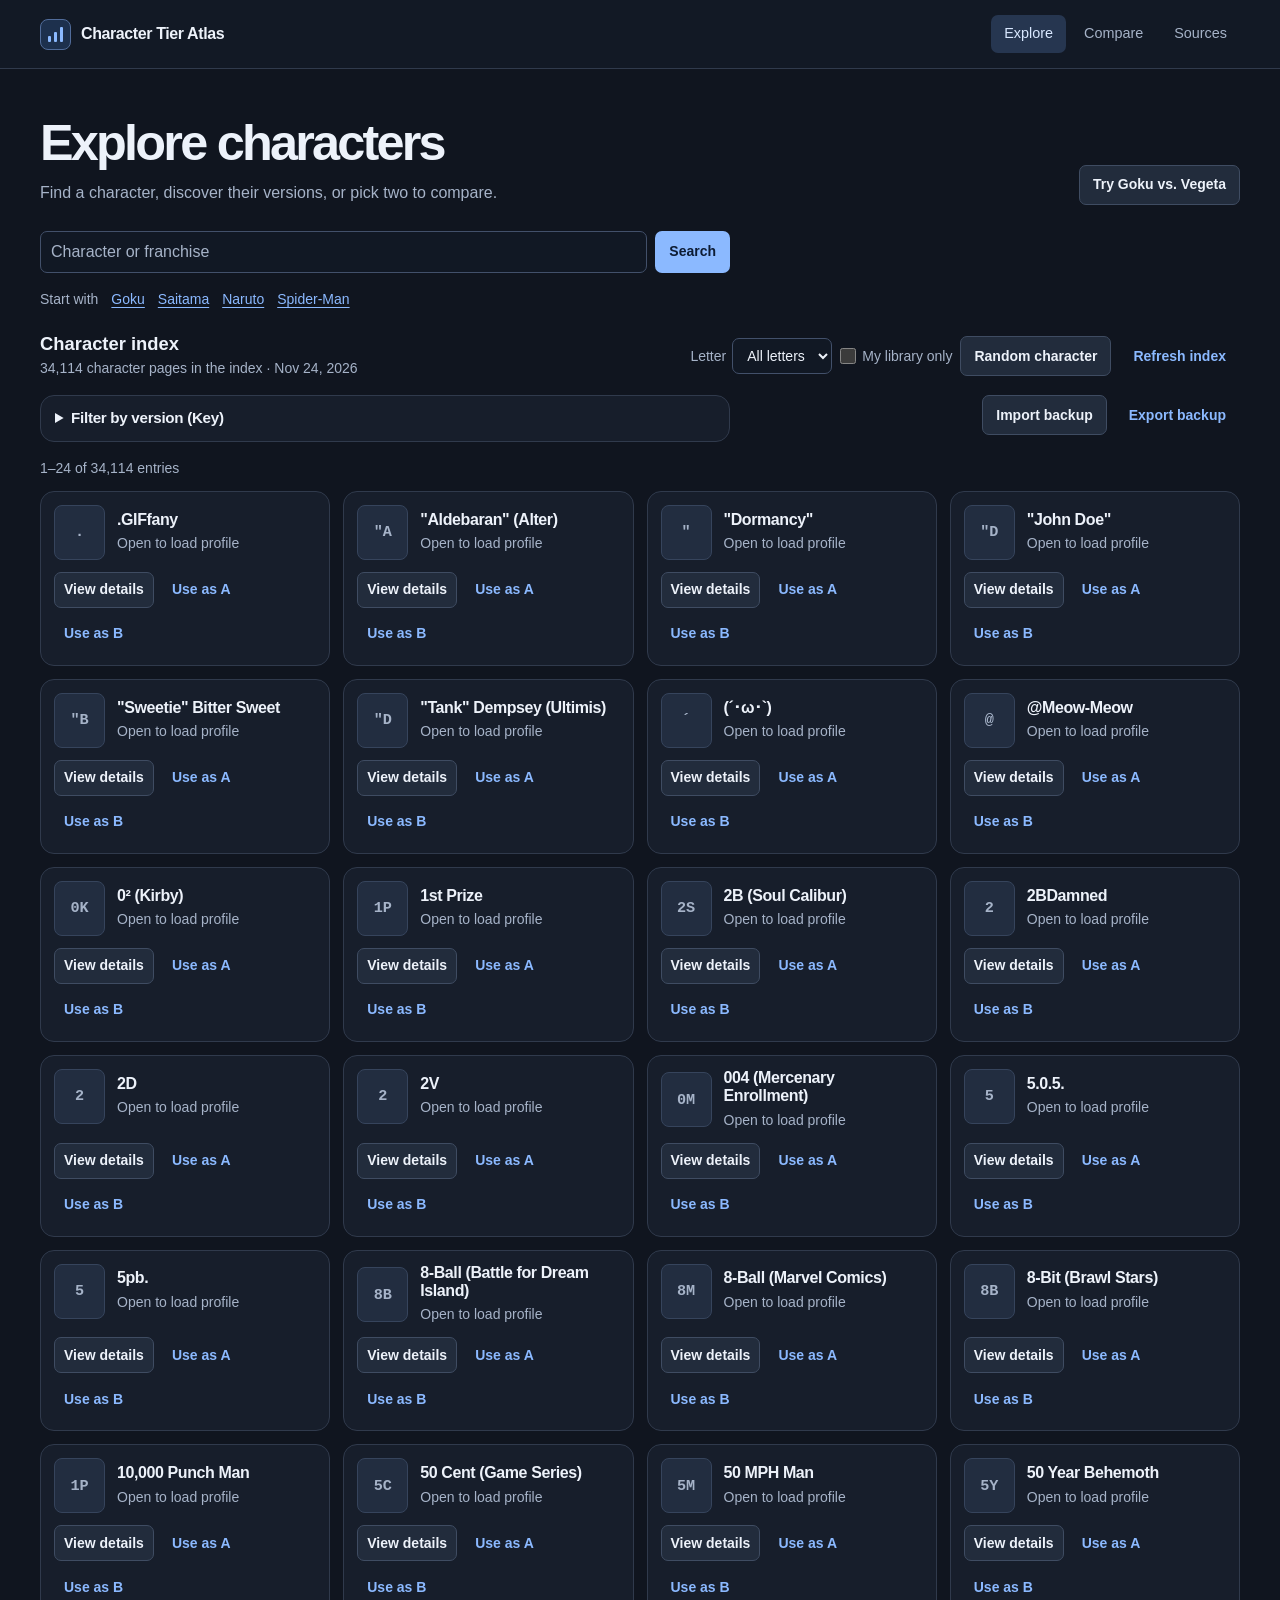
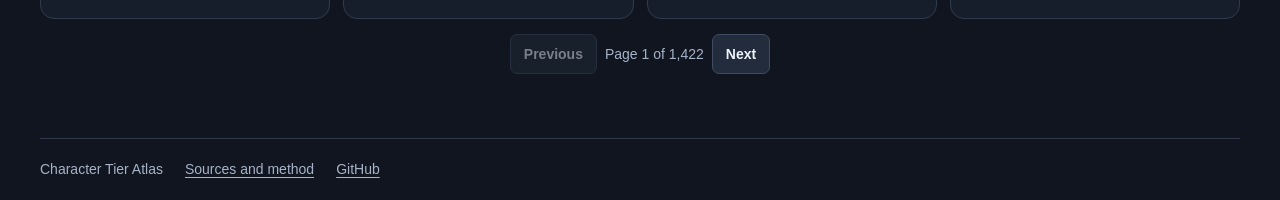
<file: index.html>
<!doctype html>
<html lang="en">
<head>
  <meta charset="utf-8">
  <meta name="viewport" content="width=device-width, initial-scale=1">
  <meta name="description" content="Compare exact character versions, read their stats, and trace their ratings to the source.">
  <meta name="theme-color" content="#10151f">
  <title>Character Tier Atlas</title>
  <link rel="stylesheet" href="./src/styles.css?v=3">
  <script type="module" src="./src/app.mjs?v=4"></script>
</head>
<body>
  <header class="masthead">
    <div class="frame header-inner">
      <a class="brand" href="#explore"><span class="brand-mark" aria-hidden="true"><i></i><i></i><i></i></span>Character Tier Atlas</a>
      <nav aria-label="Main navigation">
        <a href="#explore" data-nav="explore">Explore</a>
        <a href="#compare" data-nav="compare">Compare</a>
        <a href="#sources" data-nav="sources">Sources</a>
      </nav>
    </div>
  </header>
  <main class="frame main">
    <section id="compareView" aria-labelledby="compareTitle" hidden>
      <div class="page-heading">
        <div><h1 id="compareTitle">Character comparison</h1><p>Choose two characters and the exact Keys you want to compare.</p><a class="quiet-link" href="#explore">Browse the full character index</a></div>
        <div class="actions">
          <button class="button text-button" type="button" id="jumpStats" disabled>Jump to stats</button>
          <button class="button secondary" type="button" id="share" disabled>Share link</button>
          <button class="button primary" type="button" id="copyMatch" disabled>Copy comparison</button>
        </div>
      </div>
      <div class="selection-grid">
        <section class="panel selection side-a" aria-labelledby="leftLabel">
          <div class="selection-head"><h2 id="leftLabel"><span class="series-dot"></span>Character A</h2><a id="leftDetail" href="#explore" class="quiet-link">View details</a></div>
          <form class="character-search" id="leftSearch" role="search">
            <label class="sr-only" for="leftQuery">Find character A</label>
            <input id="leftQuery" type="search" autocomplete="off" placeholder="Find a character">
            <button type="submit" class="button secondary">Find</button>
            <div id="leftResults" class="search-results" hidden></div>
          </form>
          <div id="leftCard" class="selection-body"></div>
        </section>
        <section class="panel selection side-b" aria-labelledby="rightLabel">
          <div class="selection-head"><h2 id="rightLabel"><span class="series-dot"></span>Character B</h2><a id="rightDetail" href="#explore" class="quiet-link">View details</a></div>
          <form class="character-search" id="rightSearch" role="search">
            <label class="sr-only" for="rightQuery">Find character B</label>
            <input id="rightQuery" type="search" autocomplete="off" placeholder="Find a character">
            <button type="submit" class="button secondary">Find</button>
            <div id="rightResults" class="search-results" hidden></div>
          </form>
          <div id="rightCard" class="selection-body"></div>
        </section>
      </div>
      <div class="selection-toolbar">
        <p id="compareNotice" class="notice" role="status"></p>
        <button type="button" class="button text-button" id="swap">Swap sides</button>
      </div>
      <textarea id="compareManual" class="manual" rows="2" aria-label="Selection to copy" readonly hidden></textarea>
      <div class="analysis-grid">
        <section class="panel analysis-panel" aria-labelledby="tierTitle">
          <div class="panel-heading"><div><h2 id="tierTitle">Tier placement</h2><p>Ratings in VS Battles Wiki order</p></div><label class="check"><input id="showScale" type="checkbox"> Full scale</label></div>
          <div id="tierChart"></div>
          <p id="tierRelationship" class="tier-relationship"></p>
          <p class="chart-note">A tier is an ordered category. Distance between tiers does not measure power.</p>
        </section>
        <section class="panel analysis-panel" aria-labelledby="coverageTitle">
          <div class="panel-heading"><div><h2 id="coverageTitle">Stat coverage</h2><p>Fields available for the selected Keys</p></div></div>
          <div id="coverageChart"></div>
          <p class="chart-note">Shared fields apply at profile level. Unmapped fields stay out of the counts.</p>
        </section>
      </div>
      <section class="panel stats-panel" aria-labelledby="statsTitle">
        <div class="panel-heading"><div><h2 id="statsTitle" tabindex="-1">Stats side by side</h2><p>Expand a value to read its text. The CSV includes every row.</p></div><div class="actions"><label class="check"><input id="hideMissing" type="checkbox"> Hide empty rows</label><label class="check"><input id="differencesOnly" type="checkbox"> Differences only</label><button id="exportCsv" class="button secondary" type="button">Download CSV</button></div></div>
        <div id="statsTable"></div>
      </section>
    </section>
    <section id="exploreView" aria-labelledby="exploreTitle">
      <div class="page-heading"><div><h1 id="exploreTitle">Explore characters</h1><p>Find a character, discover their versions, or pick two to compare.</p></div><a class="button secondary" href="#compare?a=2443507&amp;b=3424600">Try Goku vs. Vegeta</a></div>
      <form id="exploreSearch" class="explore-search" role="search">
        <label for="exploreQuery" class="sr-only">Search characters</label><input id="exploreQuery" type="search" placeholder="Character or franchise" autocomplete="off">
        <button type="submit" class="button primary">Search</button>
      </form>
      <div class="discovery-links" aria-label="Starter profiles"><span>Start with</span><a href="#detail?id=2443507">Goku</a><a href="#detail?id=11706">Saitama</a><a href="#detail?id=1736168">Naruto</a><a href="#detail?id=2169">Spider-Man</a></div>
      <div class="directory-toolbar">
        <div><h2 id="directoryTitle">Character index</h2><p id="directoryStatus" class="notice" role="status">Loading the full character index…</p></div>
        <div class="actions"><label class="directory-letter">Letter <select id="indexLetter"><option value="">All letters</option></select></label><label class="check"><input id="libraryOnly" type="checkbox"> My library only</label><button type="button" class="button secondary" id="randomCharacter" disabled>Random character</button><button type="button" class="button text-button" id="refreshIndex">Refresh index</button></div>
      </div>
      <div class="explore-tools">
        <details class="panel filters">
          <summary>Filter by version (Key)</summary>
          <p class="meta">A Key is a wiki name for a version, era, or form. These filters use profiles whose stats you’ve loaded.</p>
          <form id="filterRules">
            <label class="field">Match <select id="filterCombine"><option value="all">All rules (AND)</option><option value="any">Any rule (OR)</option></select></label>
            <div id="rules"></div>
            <div class="actions"><button type="button" class="button secondary" id="addRule">Add rule</button><button type="button" class="button text-button" id="clearRules">Clear rules</button></div>
          </form>
        </details>
        <div class="actions library-actions"><button class="button secondary" type="button" id="importButton">Import backup</button><button class="button text-button" type="button" id="exportLibrary">Export backup</button><input type="file" id="importFile" accept="application/json,.json" hidden></div>
      </div>
      <p id="exploreNotice" class="notice" role="status"></p>
      <p id="filterCoverage" class="notice" role="status" hidden></p>
      <p id="catalogCount" class="meta" tabindex="-1"></p>
      <div id="catalog" class="catalog" aria-labelledby="directoryTitle"></div>
      <nav id="catalogPaging" class="actions paging" aria-label="Character index pages" hidden><button class="button secondary" type="button" id="previousPage">Previous</button><span class="meta" id="catalogPage" role="status"></span><button class="button secondary" type="button" id="nextPage">Next</button></nav>
    </section>
    <section id="detailView" aria-labelledby="detailTitle" hidden>
      <a href="#explore" class="quiet-link">Back to Explore</a>
      <div id="detailContent"></div>
      <p class="notice" id="detailNotice" role="status"></p>
      <textarea class="manual" id="detailManual" rows="2" aria-label="Selection to copy" readonly hidden></textarea>
    </section>
    <section id="sourcesView" aria-labelledby="sourcesTitle" hidden>
      <div class="page-heading"><div><h1 id="sourcesTitle">Sources and method</h1><p>Check the evidence behind a rating and how Atlas maps it to a Key.</p></div></div>
      <div class="source-grid">
        <article class="panel prose"><h2>VS Battles Wiki</h2><p>Atlas uses its character profiles and tier system. Share links preserve the wiki revision when available. Refresh a profile for the current revision.</p><a href="https://vsbattles.fandom.com/wiki/Tiering_System">Read the tier definitions</a><a href="https://vsbattles.fandom.com/wiki/Standard_Format_for_Character_Profiles">Read the profile standard</a><a href="https://creativecommons.org/licenses/by-sa/3.0/">Wiki text license (CC BY-SA 3.0)</a></article>
        <article class="panel prose"><h2>Canon evidence</h2><p>Original works and publisher material can establish what happened in a specific continuity. Atlas links to selected official sources where available.</p><a href="https://en.dragon-ball-official.com/news/01_1574.html">Dragon Ball official manga recap</a><a href="https://www.marvel.com/characters/spider-man-peter-parker/in-comics">Marvel’s Spider-Man profile</a></article>
        <article class="panel prose"><h2>Other community scales</h2><p>Character Stats and Profiles Wiki allows multiple editors’ versions of the same character. Power Scaling Wiki defines its own scale. Read their ratings in the context of each wiki’s rules.</p><a href="https://character-stats-and-profiles.fandom.com/wiki/Rules_and_Guidelines">Character Stats and Profiles Wiki rules</a><a href="https://psbattles.fandom.com/wiki/Tiering_System">Power Scaling Wiki tiers</a></article>
        <article class="panel prose"><h2>Key mapping</h2><p>A Key is the wiki’s named edition, era, or form. Atlas maps parallel columns by position. It uses exact tab labels and confirmed aliases in complete, ordered tab sets. It marks shared fields and leaves uncertain fields unmapped.</p><a href="https://vsbattles.fandom.com/wiki/Editing_Rules">Read the wiki’s evidence rules</a></article>
      </div>
      <section class="panel prose classic"><h2>Classic explorer</h2><p>Atlas can reuse a classic index stored on this site. To move an index and cached profiles from a single HTML file or another browser, export a classic backup and import it in Explore.</p><a href="./legacy/">Open classic explorer</a></section>
    </section>
    <noscript>Enable JavaScript to search characters and compare Keys.</noscript>
  </main>
  <footer class="frame site-footer"><span>Character Tier Atlas</span><a href="#sources">Sources and method</a><a href="https://github.com/HVS13/character-tier-atlas">GitHub</a></footer>
</body>
</html>
</file>
<file: src/styles.css>
:root {
  color-scheme: dark;
  --bg: #10151f;
  --panel: #171e2b;
  --field: #111824;
  --line: #303a4c;
  --text: #edf2fa;
  --muted: #a6b3c8;
  --blue: #8bb9ff;
  --orange: #ffc090;
  --warn: #ffc090;
  --radius: 14px;
  font-family: 'Inter', 'Segoe UI', sans-serif;
  font-size: 16px;
  line-height: 1.5;
}

*, *::before, *::after { box-sizing: border-box; }
[hidden] { display: none !important; }
body { margin: 0; min-width: 300px; background: var(--bg); color: var(--text); }
button, input, select, textarea { font: inherit; }
button, select, summary { cursor: pointer; }
a { color: var(--blue); text-underline-offset: .2em; }
a:hover { color: #c3dcff; }
:focus-visible { outline: 2px solid var(--blue); outline-offset: 3px; }
h1, h2, h3, p { margin: 0; }
h1, h2, h3 { line-height: 1.15; }
.sr-only { position: absolute; width: 1px; height: 1px; padding: 0; margin: -1px; overflow: hidden; clip-path: inset(50%); white-space: nowrap; }
.frame { width: min(1200px, calc(100% - 64px)); margin-inline: auto; }
.masthead { background: #121925; border-bottom: 1px solid var(--line); }
.header-inner { min-height: 68px; display: flex; align-items: center; justify-content: space-between; gap: 20px; }
.brand { display: inline-flex; align-items: center; gap: 10px; font-weight: 730; letter-spacing: -.025em; color: var(--text); text-decoration: none; white-space: nowrap; }
.brand-mark { width: 31px; height: 31px; border: 1px solid #516c9a; border-radius: 8px; display: flex; align-items: end; justify-content: center; gap: 3px; padding-bottom: 7px; background: #1d304d; }
.brand-mark i { width: 3px; height: 6px; background: var(--blue); border-radius: 1px; }
.brand-mark i:nth-child(2) { height: 10px; }
.brand-mark i:nth-child(3) { height: 15px; }
nav { display: flex; gap: 5px; }
nav a { padding: 8px 13px; font-size: .9rem; color: var(--muted); text-decoration: none; border-radius: 7px; }
nav a[aria-current], nav a:hover { background: #263650; color: #d9e8ff; }
.main { padding-block: 45px 64px; min-height: calc(100vh - 146px); }
.page-heading { display: flex; justify-content: space-between; align-items: end; flex-wrap: wrap; gap: 18px; margin-bottom: 26px; }
.page-heading h1, .detail-head h1 { font-size: clamp(2rem, 4vw, 3.15rem); letter-spacing: -.055em; font-weight: 730; }
.page-heading p { margin-top: 9px; color: var(--muted); }
.page-heading .quiet-link { display: inline-block; margin-top: 7px; }
.actions { display: flex; flex-wrap: wrap; align-items: center; gap: 8px; }
.button { display: inline-flex; align-items: center; justify-content: center; border: 1px solid transparent; border-radius: 7px; min-height: 40px; padding: 8px 13px; font-size: .875rem; font-weight: 650; text-decoration: none; white-space: nowrap; }
.primary { color: #0d1c34; background: var(--blue); }
.primary:hover { color: #0d1c34; background: #b3d1ff; }
.secondary { color: var(--text); background: #222c3c; border-color: #3f4c62; }
.secondary:hover { color: var(--text); background: #2d3a50; }
.text-button { color: var(--blue); background: transparent; }
.text-button:hover { background: #223149; }
.button:disabled { opacity: .48; cursor: default; }
.panel { background: var(--panel); border: 1px solid var(--line); border-radius: var(--radius); min-width: 0; }
.selection-grid, .source-grid { display: grid; grid-template-columns: repeat(2, minmax(0, 1fr)); gap: 16px; }
.side-a { --series: var(--blue); }
.side-b { --series: var(--orange); }
.selection { padding: 17px 18px 19px; border-top: 2px solid var(--series); }
.selection-head, .panel-heading, .selection-toolbar, .explore-tools { display: flex; align-items: center; justify-content: space-between; gap: 10px; }
.selection-head h2 { font-size: .9rem; font-weight: 650; display: flex; align-items: center; gap: 8px; }
.series-dot { display: inline-block; flex: none; width: 9px; height: 9px; border-radius: 50%; background: var(--series); }
.quiet-link { color: var(--blue); font-size: .875rem; font-weight: 550; text-decoration: none; }
.quiet-link:hover { text-decoration: underline; }
.character-search { position: relative; margin-top: 13px; display: flex; gap: 7px; }
input[type='search'], input[type='text'], select, textarea { min-width: 0; width: 100%; background: var(--field); color: var(--text); border: 1px solid #42506a; border-radius: 7px; padding: 8px 10px; }
input::placeholder { color: var(--muted); }
.search-results { position: absolute; z-index: 2; inset: calc(100% + 5px) 0 auto; border: 1px solid #516382; border-radius: 9px; background: #192435; box-shadow: 0 10px 24px #080c1480; overflow: auto; max-height: 270px; }
.search-results p { padding: 11px; color: var(--muted); }
.search-results button { display: block; width: 100%; background: none; border: 0; border-bottom: 1px solid var(--line); color: var(--text); padding: 9px 12px; text-align: left; }
.search-results button:hover, .search-results button:focus-visible { background: #2a3a55; }
.selection-body { min-height: 150px; margin-top: 15px; }
.identity { display: flex; align-items: center; gap: 12px; min-width: 0; }
.portrait { display: grid; place-items: center; flex: none; width: 63px; height: 65px; background: #222d40; border: 1px solid #36445c; border-radius: 8px; overflow: hidden; color: var(--muted); font: 650 .95rem ui-monospace, monospace; }
.portrait img { width: 100%; height: 100%; object-fit: contain; grid-area: 1 / 1; }
.portrait span { grid-area: 1 / 1; }
.portrait:has(img) span { visibility: hidden; }
.identity h3 { font-size: clamp(1rem, 2.4vw, 1.3rem); letter-spacing: -.025em; overflow-wrap: anywhere; }
.meta { color: var(--muted); font-size: .875rem; }
.identity .meta { margin-top: 4px; }
.selection-fields { display: grid; grid-template-columns: minmax(0, 1.4fr) minmax(0, 1fr); gap: 10px; margin-top: 12px; }
.field { display: grid; align-content: start; gap: 4px; color: var(--muted); font-size: .875rem; }
.field select { min-height: 41px; }
.field option { color: var(--text); }
.selection-toolbar { min-height: 51px; margin-bottom: 9px; }
.notice { font-size: .875rem; color: var(--muted); }
.notice[data-error='true'] { color: var(--warn); }
.manual { margin: 0 0 14px; }
.analysis-grid { display: grid; grid-template-columns: minmax(0, 1.45fr) minmax(0, 1fr); gap: 16px; }
.analysis-panel, .prose { padding: 19px; }
.panel-heading { align-items: start; flex-wrap: wrap; margin-bottom: 16px; }
.panel-heading h2, .prose h2, .filters summary { font-size: 1.15rem; font-weight: 700; letter-spacing: -.02em; }
.panel-heading p { margin-top: 4px; color: var(--muted); font-size: .875rem; }
.check { display: inline-flex; align-items: center; gap: 6px; color: var(--muted); font-size: .875rem; cursor: pointer; }
.check input { margin: 0; width: 16px; height: 16px; accent-color: var(--blue); }
.tier-grid { display: grid; grid-template-columns: minmax(72px, .68fr) minmax(0, 1fr) minmax(0, 1fr); border: 1px solid var(--line); border-radius: 8px; overflow: hidden; font-size: .85rem; }
.tier-grid > div { display: contents; }
.tier-grid span { min-width: 0; padding: 7px 9px; border-bottom: 1px solid var(--line); text-align: center; overflow-wrap: anywhere; }
.tier-grid span:nth-child(1) { text-align: left; font: 600 .8rem/1.5 ui-monospace, monospace; color: var(--muted); }
.tier-grid span + span { border-left: 1px solid var(--line); }
.tier-grid > div:first-child span { color: var(--text); background: #1e293b; }
.tier-grid > div:last-child span { border-bottom: 0; }
.tier-grid .placed { color: var(--series); font-weight: 700; background: color-mix(in srgb, var(--series) 15%, var(--panel)); }
.tier-grid .gap span { color: var(--muted); }
.tier-grid.full { max-height: 370px; overflow-y: auto; }
.tier-grid.full > div:first-child span { position: sticky; top: 0; }
.chart-note { color: var(--muted); font-size: .8rem; margin-top: 12px; }
.tier-relationship { font-size: .875rem; margin-top: 10px; }
.tier-relationship:empty { display: none; }
.coverage { display: grid; gap: 14px; }
.coverage-label, .coverage-legend { display: flex; justify-content: space-between; align-items: center; gap: 10px; color: var(--muted); font-size: .875rem; }
.coverage-label strong { color: var(--series); }
.coverage-track { height: 10px; margin-top: 5px; display: flex; overflow: hidden; border-radius: 6px; background: #263143; }
.coverage-track span { display: block; background: var(--series); }
.coverage-track span + span { background: repeating-linear-gradient(-55deg, var(--series), var(--series) 2px, #374458 2px, #374458 5px); }
.coverage-legend { justify-content: start; flex-wrap: wrap; margin-top: 2px; }
.coverage-legend i { display: inline-block; width: 11px; height: 11px; margin-right: 4px; background: var(--muted); border-radius: 2px; }
.coverage-legend .shared-swatch { background: repeating-linear-gradient(-55deg, var(--muted), var(--muted) 2px, #374458 2px, #374458 5px); }
.stats-panel { margin-top: 16px; overflow: hidden; }
.stats-panel > .panel-heading { padding: 18px 19px 0; }
#statsTitle { scroll-margin-top: 12px; }
.stats-table { width: 100%; border-collapse: collapse; table-layout: fixed; }
.stats-table th, .stats-table td { vertical-align: top; text-align: left; padding: 12px 16px; border-top: 1px solid var(--line); overflow-wrap: anywhere; }
.stats-table thead { background: #1e293b; }
.stats-table th:first-child { width: 21%; }
.stats-table th { font-size: .875rem; font-weight: 650; }
.stats-table th small { display: block; margin-top: 5px; color: var(--series, var(--muted)); font-weight: 500; }
.stats-table td { font-size: .9rem; }
.stat-value summary { cursor: pointer; color: var(--text); }
.stat-value p { margin: 7px 0 0; color: var(--muted); }
.scope { display: block; color: var(--muted); font-size: .76rem; margin-top: 4px; }
.empty { padding: 14px; background: var(--field); border-radius: 7px; color: var(--muted); font-size: .9rem; }
.explore-search { display: flex; gap: 8px; max-width: 690px; margin-bottom: 16px; }
.discovery-links { display: flex; align-items: center; flex-wrap: wrap; gap: 5px 13px; margin: 0 0 23px; color: var(--muted); font-size: .875rem; }
.directory-toolbar { display: flex; justify-content: space-between; align-items: center; flex-wrap: wrap; gap: 8px 16px; margin-bottom: 16px; }
.directory-toolbar h2 { font-size: 1.15rem; margin-bottom: 4px; }
.directory-letter { display: flex; align-items: center; gap: 6px; color: var(--muted); font-size: .875rem; }
.directory-letter select { width: auto; }
.explore-tools { align-items: start; margin-bottom: 16px; }
#filterCoverage { margin-top: 5px; }
.filters { flex: 1; padding: 11px 14px; max-width: 690px; }
.filters summary { font-size: .95rem; }
.filters > p { margin-top: 10px; }
.filters form { display: grid; gap: 10px; margin-top: 12px; }
.filters form > label { max-width: 235px; }
.rule { display: grid; grid-template-columns: minmax(0, 1fr) minmax(0, 2fr) auto; gap: 6px; margin-bottom: 7px; }
.library-actions { justify-content: end; }
.catalog { display: grid; grid-template-columns: repeat(auto-fill, minmax(240px, 1fr)); gap: 13px; margin-top: 12px; }
.catalog-card { padding: 13px; display: grid; align-content: space-between; gap: 12px; }
.catalog-card h3 { font-size: 1rem; }
.catalog-card .portrait { width: 51px; height: 55px; }
.catalog-card .actions .button { min-height: 36px; padding: 6px 9px; }
.paging { justify-content: center; margin-top: 15px; }
.detail-head { display: flex; gap: 15px; align-items: center; margin: 20px 0; }
.detail-head .portrait { width: 89px; height: 92px; }
.detail-actions { margin: 12px 0; }
.detail-grid { display: grid; grid-template-columns: minmax(0, 1.4fr) minmax(0, 1fr); gap: 14px; }
.detail-versions { margin-top: 14px; }
.detail-versions .actions { margin-top: 13px; }
.tags { display: flex; flex-wrap: wrap; gap: 6px; margin-top: 12px; }
.tags span { background: #27354b; border-radius: 5px; color: #d2e2ff; padding: 2px 7px; font-size: .8rem; }
.evidence-links { display: flex; flex-wrap: wrap; gap: 6px 14px; margin-top: 8px; font-size: .85rem; }
.prose p { margin: 9px 0; color: var(--muted); }
.prose > a { display: block; margin-top: 7px; }
.classic { margin-top: 15px; }
.site-footer { border-top: 1px solid var(--line); display: flex; flex-wrap: wrap; gap: 12px 22px; color: var(--muted); padding-block: 20px; font-size: .875rem; }
.site-footer a { color: var(--muted); }

@media (max-width: 850px) {
  .frame { width: calc(100% - 36px); }
  .selection-fields { grid-template-columns: 1fr; }
  .analysis-grid { grid-template-columns: 1fr; }
}
@media (max-width: 590px) {
  .frame { width: calc(100% - 26px); }
  .header-inner { min-height: auto; gap: 4px; align-items: start; flex-direction: column; padding-block: 11px 6px; }
  nav a { padding: 7px 11px; }
  .main { padding-block: 27px 38px; }
  .page-heading { margin-bottom: 19px; }
  .selection-grid, .source-grid, .detail-grid { grid-template-columns: 1fr; gap: 11px; }
  .selection { padding: 12px; }
  .selection-body { min-height: 0; }
  .selection-fields { grid-template-columns: minmax(0, 1.3fr) minmax(0, 1fr); }
  .selection-toolbar { min-height: 44px; }
  .analysis-panel, .prose { padding: 13px; }
  .stats-panel > .panel-heading { padding: 13px 12px 0; }
  .stats-table th, .stats-table td { padding: 8px 6px; }
  .stats-table th:first-child { width: 27%; }
  .stats-table td, .stats-table th { font-size: .8rem; }
  .explore-tools { flex-wrap: wrap; }
  .filters { flex-basis: 100%; }
  .catalog { grid-template-columns: 1fr; }
}
</file>
